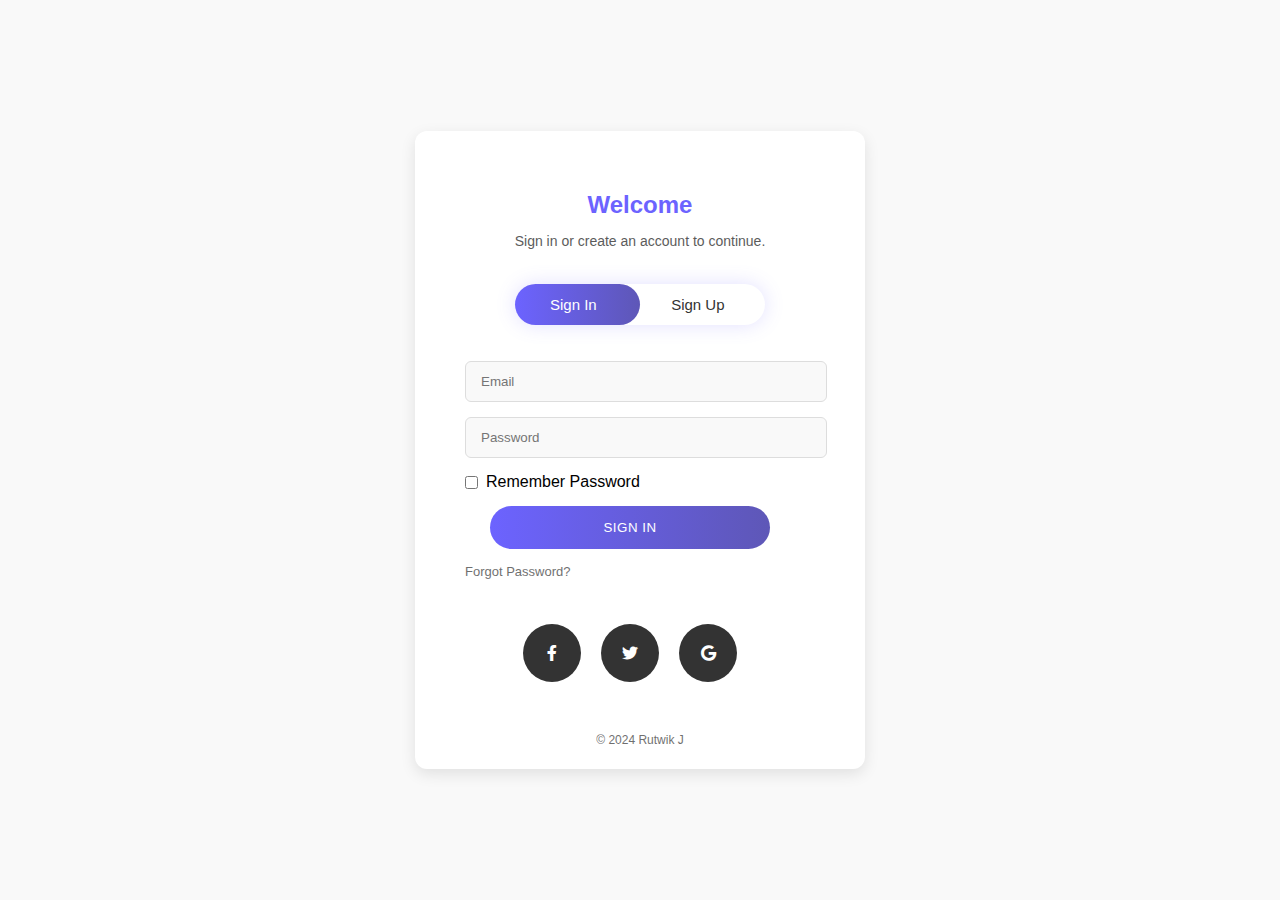
<file: index.html>
<!DOCTYPE html>
<html lang="en">
<head>
    <meta charset="UTF-8">
    <meta name="viewport" content="width=device-width, initial-scale=1.0">
    <title>Sign In & Sign Up</title>
    <link rel="stylesheet" href="style.css">
    <link rel="stylesheet" href="https://cdnjs.cloudflare.com/ajax/libs/font-awesome/6.0.0/css/all.min.css" integrity="sha512-9usAa10IRO0HhonpyAIVpjrylPvoDwiPUiKdWk5t3PyolY1cOd4DSE0Ga+ri4AuTroPR5aQvXU9xC6qOPnzFeg==" crossorigin="anonymous" referrerpolicy="no-referrer" />
    <link rel="preconnect" href="https://fonts.googleapis.com">
    <link rel="preconnect" href="https://fonts.gstatic.com" crossorigin>
    <!-- <link href="https://fonts.googleapis.com/css2?fsignamily=Poppins:wght@300;400;500;600;700&display=swap" rel="stylesheet"> -->

</head>
<body>

    <div class="container">
        <div class="form-box">
            <div class="header-text">
                <h2>Welcome</h2>
                <p>Sign in or create an account to continue.</p>
            </div>
            <div class="button-box">
                <div id="btn"></div>
                <button type="button" class="toggle-btn" onclick="login()">Sign In</button>
                <button type="button" class="toggle-btn" onclick="register()">Sign Up</button>
            </div>
            
            <form id="login" class="input-group">
                <input type="text" class="input-field" placeholder="Email" required>
                <input type="password" class="input-field" placeholder="Password" required>
                <div class="checkbox-container">
                    <input type="checkbox" class="check-box" id="remember-login">
                    <label for="remember-login">Remember Password</label>
                </div>
                
                <button type="submit" class="submit-btn">Sign In</button>
                <a href="#" class="forgot-password">Forgot Password?</a>  <!-- Added a tag -->
                <div class="social-icons">
                    <a href="#" class="social-icon"><i class="fab fa-facebook-f"></i></a>
                    <a href="#" class="social-icon"><i class="fab fa-twitter"></i></a>
                    <a href="#" class="social-icon"><i class="fab fa-google"></i></a>
                </div>
            </form>
            
            <form id="register" class="input-group">
                <input type="text" class="input-field" placeholder="Username" required>
                <input type="email" class="input-field" placeholder="Email" required>
                <input type="password" class="input-field" placeholder="Password" required>
                
                <button type="submit" class="submit-btn">Sign Up</button>
                <a href="#" class="terms-link">Terms and Conditions</a>  <!-- Added a tag -->
            </form>
        </div>
        <footer class="footer">
            <p>© 2024 Rutwik J</p>
             <!-- Or, if you have a logo image: -->
            <!-- <img src="rutwik-j-logo.png" alt="Rutwik J Logo" class="logo">  -->
        </footer>

    </div>
    
    <script src="script.js"></script>

</body>
</html>
</file>
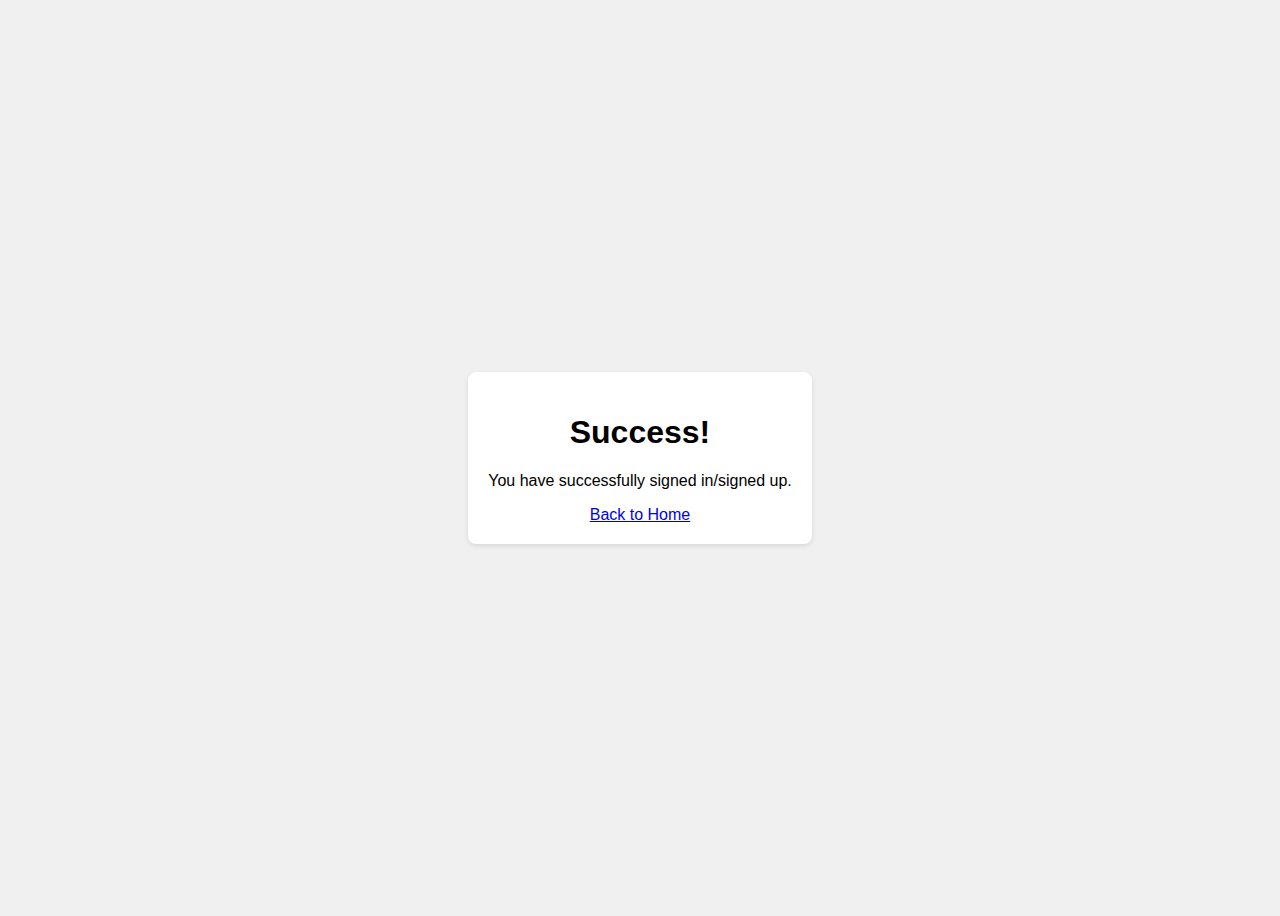
<file: success.html>
<!DOCTYPE html>
<html lang="en">
<head>
    <meta charset="UTF-8">
    <meta name="viewport" content="width=device-width, initial-scale=1.0">
    <title>Success!</title>
    <style>
        body {
            font-family: sans-serif;
            display: flex;
            justify-content: center;
            align-items: center;
            min-height: 100vh;
            background-color: #f0f0f0;
        }

        .success-message {
            background-color: #fff;
            padding: 20px;
            border-radius: 8px;
            box-shadow: 0 2px 5px rgba(0, 0, 0, 0.1);
            text-align: center;
        }
    </style>
</head>
<body>
    <div class="success-message">
        <h1>Success!</h1>
        <p>You have successfully signed in/signed up.</p>
        <a href="index.html">Back to Home</a>
    </div>
</body>
</html>
</file>
<file: style.css>
/* style.css */

:root {
    --primary-color: #6c63ff;
    --secondary-color: #5e57b7;
    --text-color: #333;
    --bg-color: #f9f9f9;
    --box-shadow: 0 5px 15px rgba(0, 0, 0, 0.1);
}

body {
    font-family: 'Poppins', sans-serif;
    background-color: var(--bg-color);
    display: flex;
    justify-content: center;
    align-items: center;
    min-height: 100vh;
    margin: 0;
}

.container {
    width: 450px;
    background: #fff;
    border-radius: 12px;
    box-shadow: var(--box-shadow);
    overflow: hidden;
    transition: box-shadow 0.3s ease;
}

.container:hover {
    box-shadow: 0 8px 25px rgba(0, 0, 0, 0.15);
}

.form-box {
    padding: 40px;
    height: 500px;
    position: relative;/* style.css */

    :root {
        --primary-color: #6c63ff;
        --secondary-color: #5e57b7;
        --text-color: #333;
        --bg-color: #f9f9f9;
        --box-shadow: 0 5px 15px rgba(0, 0, 0, 0.1);
    }
    
    body {
        font-family: 'Poppins', sans-serif;
        background-color: var(--bg-color);
        display: flex;
        justify-content: center;
        align-items: center;
        min-height: 100vh;
        margin: 0;
    }
    
    .container {
        width: 450px;
        background: #fff;
        border-radius: 12px;
        box-shadow: var(--box-shadow);
        overflow: hidden;
        transition: box-shadow 0.3s ease;
    }
    
    .container:hover {
        box-shadow: 0 8px 25px rgba(0, 0, 0, 0.15);
    }
    
    .form-box {
        padding: 40px;
        position: relative;
    }
    
    .header-text {
        text-align: center;
        margin-bottom: 30px;
    }
    
    .header-text h2 {
        color: var(--primary-color);
        font-weight: 600;
        margin-bottom: 5px;
    }
    
    .header-text p {
        color: var(--text-color);
        font-size: 14px;
        opacity: 0.8;
    }
    
    .button-box {
        width: 250px;
        margin: 35px auto;
        position: relative;
        box-shadow: 0 0 20px rgba(108, 99, 255, 0.2);
        border-radius: 30px;
    }
    
    .toggle-btn {
        padding: 12px 35px;
        cursor: pointer;
        background: transparent;
        border: 0;
        outline: none;
        position: relative;
        font-size: 15px;
        font-weight: 500;
        color: var(--text-color);
        transition: color 0.3s;
    }
    
    .toggle-btn:hover {
        color: var(--primary-color);
    }
    
    .toggle-btn.active {
        color: white;  /* Style for the active toggle button */
    }
    
    #btn {
        top: 0;
        left: 0;
        position: absolute;
        width: 125px;
        height: 100%;
        background: linear-gradient(to right, var(--primary-color), var(--secondary-color));
        border-radius: 30px;
        transition: .5s;
    }
    
    .social-icons {
        margin: 30px auto;
        text-align: center;
    }
    
    .social-icon {
        width: 38px;
        height: 38px;
        border-radius: 50%;
        display: inline-flex;
        align-items: center;
        justify-content: center;
        margin: 0 8px;
        text-decoration: none;
        color: #fff;
        background-color: var(--text-color);
        transition: background-color 0.3s, transform 0.3s;
    }
    
    .social-icon:hover {
        background-color: var(--primary-color);
        transform: translateY(-3px);
    }
    
    .input-group {
        top: 230px;
        position: absolute;
        width: 330px;
        transition: .5s;
        z-index: 2;
        display: grid;  /* Enable Grid Layout */
        grid-template-columns: 1fr;  /* Single Column by default */
        grid-gap: 15px;  /* Spacing between rows */
    }
    
    .input-field {
        width: 100%;
        padding: 12px 15px;
        margin: 0; /* Remove default margins on input fields */
        border: 1px solid #ddd;
        border-radius: 6px;
        outline: none;
        background: var(--bg-color);
        color: var(--text-color);
        transition: border-color 0.3s;
    }
    
    .input-field:focus {
        border-color: var(--primary-color);
    }
    
    .checkbox-container {
        display: flex;          /* Use flexbox for checkbox and label */
        align-items: center;    /* Vertically align items */
        justify-content: flex-start; /*Align items to the start*/
    }
    
    .check-box {
        margin: 0;         /*Reset default checkbox margins */
        margin-right: 8px;  /*Add spacing between checkbox and label*/
    }
    
    .submit-btn {
        width: 85%;
        padding: 14px 35px;
        cursor: pointer;
        display: block;
        margin: 0 auto; /*Adjust the margin to zero, and apply auto to the sides */
        background: linear-gradient(to right, var(--primary-color), var(--secondary-color));
        border: 0;
        outline: none;
        border-radius: 30px;
        color: #fff;
        font-weight: 500;
        text-transform: uppercase;
        letter-spacing: 0.5px;
        transition: background-color 0.3s, transform 0.3s;
    }
    
    .submit-btn:hover {
        background-color: var(--secondary-color);
        transform: translateY(-2px);
    }
    
    /* Style for the "funny" mouse hover */
    .submit-btn:hover {
        cursor: url('mouse-pointer.png'), auto;
        transform: scale(1.1);
        box-shadow: 0 4px 8px rgba(0, 0, 0, 0.2);
    }
    
    #login {
        left: 50px;
        z-index: 1;
    }
    
    #register {
        left: 450px;
        z-index: 1;
    }
    
    /* Style the links  - Forgot Password and Terms */
    .forgot-password, .terms-link{
        text-decoration: none;   /*Remove underlines*/
        color: var(--text-color);
        font-size: 13px;        /* Match the span size */
        opacity: 0.7;           /*Match the span color */
        transition: color 0.3s; /*Add a smooth hover effect */
    }
    
    .forgot-password:hover, .terms-link:hover{
       color: var(--primary-color);  /* Change on hover*/
    }
}

.header-text {
    text-align: center;
    margin-bottom: 30px;
}

.header-text h2 {
    color: var(--primary-color);
    font-weight: 600;
    margin-bottom: 5px;
}

.header-text p {
    color: var(--text-color);
    font-size: 14px;
    opacity: 0.8;
}

.button-box {
    width: 250px;
    margin: 35px auto;
    position: relative;
    box-shadow: 0 0 20px rgba(108, 99, 255, 0.2);
    border-radius: 30px;
}

.toggle-btn {
    padding: 12px 35px;
    cursor: pointer;
    background: transparent;
    border: 0;
    outline: none;
    position: relative;
    font-size: 15px;
    font-weight: 500;
    color: var(--text-color);
    transition: color 0.3s;
}

.toggle-btn:hover {
    color: var(--primary-color);
}

.toggle-btn.active {
    color: white;  /* Style for the active toggle button */
}

#btn {
    top: 0;
    left: 0;
    position: absolute;
    width: 125px;
    height: 100%;
    background: linear-gradient(to right, var(--primary-color), var(--secondary-color));
    border-radius: 30px;
    transition: .5s;
}

.social-icons {
    margin: 30px auto;
    text-align: center;
}

.social-icon {
    width: 38px;
    height: 38px;
    padding: 10px;
    margin: 10px;
    border-radius: 50%;
    display: inline-flex;
    align-items: center;
    justify-content: center;
    margin: 0 8px;
    text-decoration: none;
    color: #fff;
    /* background-color: var(--text-color); */
    /* transition: background-color 0.3s, transform 0.3s; */
}

.social-icon:hover {
    background-color: var(--primary-color);
    transform: translateY(-3px);
}

.input-group {
    top: 230px;
    position: absolute;
    width: 330px;
    transition: .5s;
    z-index: 2; /* ADDED: Ensures input groups are in front */
}

.input-field {
    width: 100%;
    padding: 12px 15px;
    margin: 8px 0;
    border: 1px solid #ddd;
    border-radius: 6px;
    outline: none;
    background: var(--bg-color);
    color: var(--text-color);
    transition: border-color 0.3s;
}

.input-field:focus {
    border-color: var(--primary-color);
}

.submit-btn {
    width: 85%;
    padding: 14px 35px;
    cursor: pointer;
    display: block;
    margin: 25px auto;
    background: linear-gradient(to right, var(--primary-color), var(--secondary-color));
    border: 0;
    outline: none;
    border-radius: 30px;
    color: #fff;
    font-weight: 500;
    text-transform: uppercase;
    letter-spacing: 0.5px;
    transition: background-color 0.3s, transform 0.3s;
}

.submit-btn:hover {
    background-color: var(--secondary-color);
    transform: translateY(-2px);
}

/* Style for the "funny" mouse hover */
.submit-btn:hover {
    cursor: url('mouse-pointer.png'), auto;
    transform: scale(1.1);
    box-shadow: 0 4px 8px rgba(0, 0, 0, 0.2);
}

.check-box {
    margin: 20px 10px 24px 0;
}

span {
    color: var(--text-color);
    font-size: 13px;
    position: relative;
    bottom: 2px;
    opacity: 0.7;
}

#login {
    left: 50px;
    z-index: 1; /* ADDED: Ensures login form is in front */
}

#register {
    left: 450px;
    z-index: 1; /* ADDED: Ensures register form is in front */
}

/* style.css (Additions) */

/* Existing CSS Code ... */

/* Footer Styles */
.footer {
    text-align: center;
    padding: 10px;
    font-size: 12px;
    color: var(--text-color);  /* Or any color you prefer */
    opacity: 0.7;             /* For a subtle look */
}

/* If using a logo image */
.logo {
    max-width: 100px;       /* Adjust as needed */
    height: auto;
    vertical-align: middle; /* Align logo with text */
    margin-right: 5px;       /* Add spacing */
}
</file>
